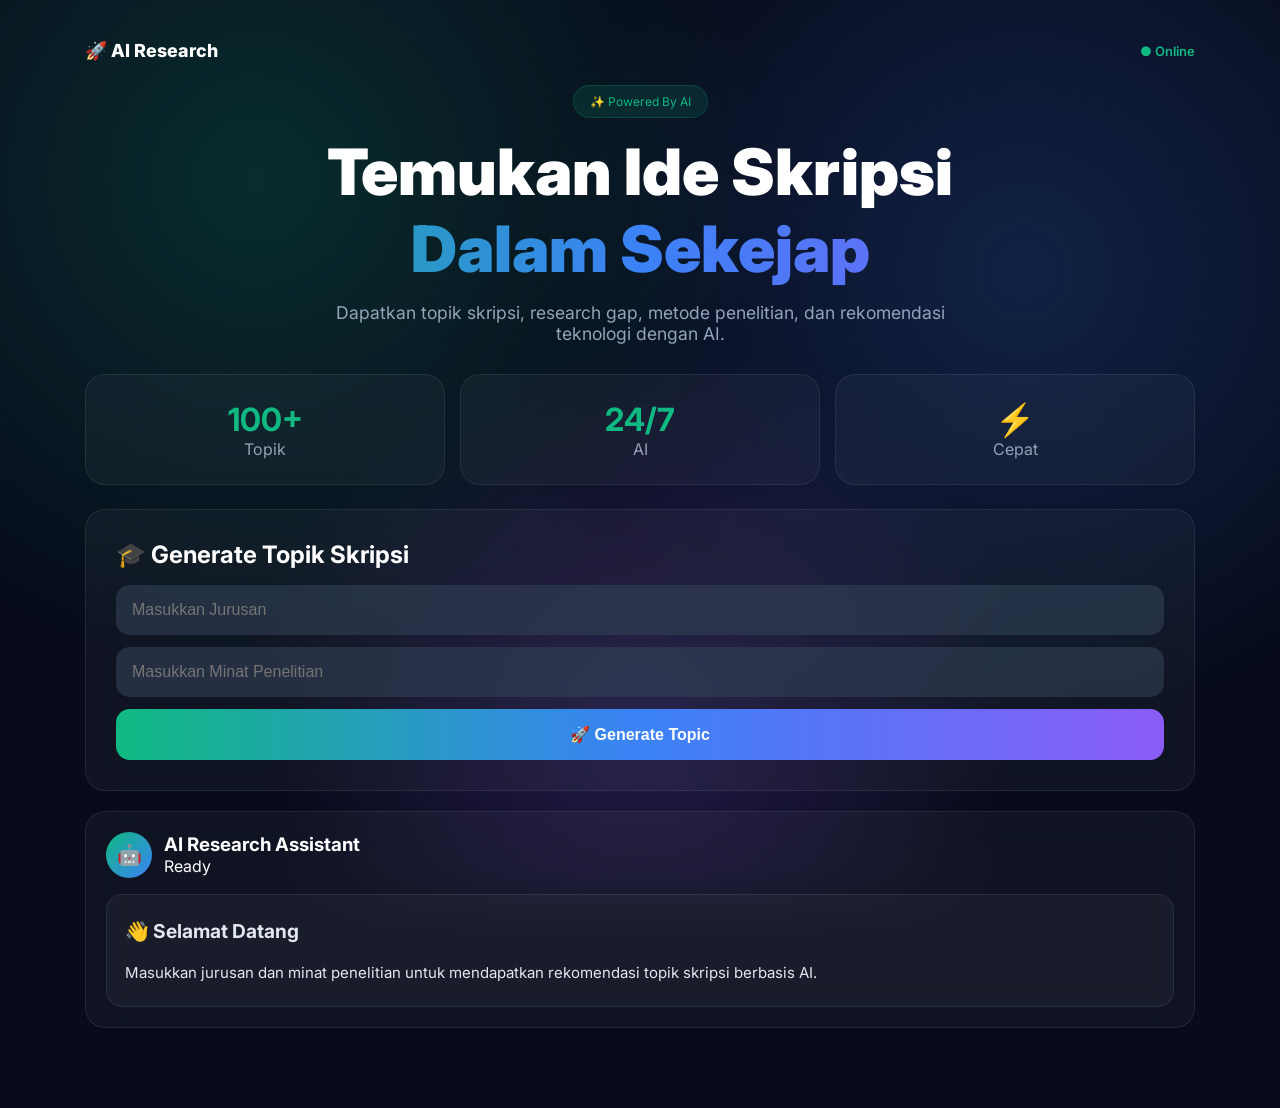
<file: index.html>
<!DOCTYPE html>
<html lang="id">

<head>
    <meta charset="UTF-8">
    <meta name="viewport" content="width=device-width, initial-scale=1.0, viewport-fit=cover">
    <meta name="theme-color" content="#070b1a">

    <title>AI Skripsi Topic Finder</title>

    <link rel="stylesheet" href="style.css">
    <link href="https://fonts.googleapis.com/css2?family=Inter:wght@300;400;500;600;700;800;900&display=swap" rel="stylesheet">
</head>

<body>

    <div class="bg-gradient"></div>
    <div class="bg-grid"></div>

    <div class="app">

        <nav>
            <div class="logo">🚀 AI Research</div>
            <span class="online">● Online</span>
        </nav>

        <section class="hero">
            <div class="badge">✨ Powered By AI</div>
            <h1>Temukan Ide Skripsi <span>Dalam Sekejap</span></h1>
            <p>Dapatkan topik skripsi, research gap, metode penelitian, dan rekomendasi teknologi dengan AI.</p>
        </section>

        <section class="stats">
            <div class="card stat-card">
                <h2>100+</h2>
                <p>Topik</p>
            </div>
            <div class="card stat-card">
                <h2>24/7</h2>
                <p>AI</p>
            </div>
            <div class="card stat-card">
                <h2>⚡</h2>
                <p>Cepat</p>
            </div>
        </section>

        <section class="generator">
            <div class="card glass">
                <h2>🎓 Generate Topik Skripsi</h2>

                <div class="input-box">
                    <input type="text" id="jurusan" placeholder="Masukkan Jurusan" autocomplete="off">
                </div>

                <div class="input-box">
                    <input type="text" id="minat" placeholder="Masukkan Minat Penelitian" autocomplete="off">
                </div>

                <button id="generateBtn" onclick="generateTopic()">
                    🚀 Generate Topic
                </button>
            </div>
        </section>

        <div id="loading" class="loading">
            <div class="loader"></div>
            <p>AI sedang menganalisis...</p>
        </div>

        <section class="result-section">
            <div class="card result-card">
                <div class="result-header">
                    <div class="avatar">🤖</div>
                    <div>
                        <h3>AI Research Assistant</h3>
                        <span>Ready</span>
                    </div>
                </div>

                <div id="result">
                    <div class="welcome-box">
                        <h2>👋 Selamat Datang</h2>
                        <p>Masukkan jurusan dan minat penelitian untuk mendapatkan rekomendasi topik skripsi berbasis AI.</p>
                    </div>
                </div>
            </div>
        </section>

    </div>

    <script src="script.js"></script>

</body>

</html>
</file>
<file: style.css>
@import url('https://fonts.googleapis.com/css2?family=Inter:wght@300;400;500;600;700;800;900&display=swap');

*{
    margin:0;
    padding:0;
    box-sizing:border-box;
    -webkit-tap-highlight-color:transparent;
}

body{
    font-family:'Inter',sans-serif;
    background:#070b1a;
    color:white;
    overflow-x:hidden;
}

/* BACKGROUND */
.bg-gradient{
    position:fixed;
    inset:0;
    background:
        radial-gradient(circle at 20% 20%, #10b98133, transparent 40%),
        radial-gradient(circle at 80% 30%, #3b82f633, transparent 40%),
        radial-gradient(circle at 50% 80%, #8b5cf633, transparent 40%);
    z-index:-2;
}

.bg-grid{
    position:fixed;
    inset:0;
    background-image:
        linear-gradient(rgba(255,255,255,.05) 1px, transparent 1px),
        linear-gradient(90deg, rgba(255,255,255,.05) 1px, transparent 1px);
    background-size:60px 60px;
    opacity:.15;
    z-index:-1;
}

/* APP CONTAINER - mobile first */
.app{
    width:100%;
    max-width:1150px;
    margin:auto;
    padding:20px 16px 60px;
}

/* NAVBAR */
nav{
    display:flex;
    justify-content:space-between;
    align-items:center;
    padding:10px 0 24px;
}

.logo{
    font-weight:800;
    font-size:18px;
}

.online{
    color:#10b981;
    font-weight:600;
    font-size:13px;
}

/* HERO */
.hero{
    text-align:center;
    margin-bottom:30px;
}

.badge{
    display:inline-block;
    padding:8px 16px;
    border-radius:999px;
    background:rgba(16,185,129,.12);
    color:#10b981;
    font-size:12px;
    margin-bottom:16px;
    border:1px solid rgba(16,185,129,.2);
}

.hero h1{
    font-size:2rem;
    font-weight:900;
    line-height:1.2;
}

.hero h1 span{
    display:block;
    background:linear-gradient(90deg,#10b981,#3b82f6,#8b5cf6);
    -webkit-background-clip:text;
    -webkit-text-fill-color:transparent;
}

.hero p{
    margin-top:14px;
    color:#94a3b8;
    font-size:.95rem;
    max-width:650px;
    margin-inline:auto;
}

/* CARDS */
.card{
    background:rgba(255,255,255,.04);
    border:1px solid rgba(255,255,255,.08);
    backdrop-filter:blur(20px);
    border-radius:20px;
}

/* STATS */
.stats{
    display:grid;
    grid-template-columns:repeat(3,1fr);
    gap:10px;
    margin-bottom:24px;
}

.stat-card{
    text-align:center;
    padding:16px 8px;
    transition:.3s;
}

.stat-card h2{
    font-size:1.4rem;
    color:#10b981;
}

.stat-card p{
    color:#94a3b8;
    font-size:.8rem;
}

/* FORM */
.generator{
    margin-bottom:20px;
}

.glass{
    padding:20px;
}

.glass h2{
    margin-bottom:16px;
    font-size:1.2rem;
}

.input-box{
    margin-bottom:12px;
}

input{
    width:100%;
    padding:16px;
    border-radius:14px;
    border:none;
    background:rgba(51,65,85,.6);
    color:white;
    font-size:16px; /* 16px mencegah auto-zoom di iOS */
    outline:none;
}

input:focus{
    box-shadow:0 0 0 2px #10b98155;
}

button{
    width:100%;
    padding:16px;
    border:none;
    border-radius:14px;
    background:linear-gradient(90deg,#10b981,#3b82f6,#8b5cf6);
    color:white;
    font-size:16px;
    font-weight:700;
    cursor:pointer;
    transition:.3s;
    touch-action:manipulation;
}

button:active{
    transform:scale(.98);
}

button:disabled{
    opacity:.6;
    cursor:not-allowed;
}

/* LOADING */
.loading{
    display:none;
    text-align:center;
    margin-bottom:20px;
}

.loader{
    width:30px;
    height:30px;
    border-radius:50%;
    border:3px solid rgba(255,255,255,.1);
    border-top:3px solid #10b981;
    margin:auto;
    animation:spin 1s linear infinite;
}

@keyframes spin{
    100%{ transform:rotate(360deg); }
}

/* RESULT */
.result-section{
    margin-top:10px;
}

.result-card{
    padding:20px;
}

.result-header{
    display:flex;
    align-items:center;
    gap:12px;
    margin-bottom:16px;
}

.avatar{
    width:46px;
    height:46px;
    border-radius:50%;
    background:linear-gradient(135deg,#10b981,#3b82f6);
    display:flex;
    align-items:center;
    justify-content:center;
    font-size:20px;
}

#result{
    font-size:15px;
    line-height:1.9;
    color:#e2e8f0;
}

.welcome-box{
    background:rgba(255,255,255,.04);
    padding:18px;
    border-radius:16px;
    border:1px solid rgba(255,255,255,.08);
}

.welcome-box h2{
    margin-bottom:10px;
    font-size:1.2rem;
}

.typing-box{
    white-space:pre-wrap;
    line-height:1.9;
    font-size:15px;
    color:#e2e8f0;
}

::-webkit-scrollbar{
    width:8px;
}

::-webkit-scrollbar-thumb{
    background:#10b98155;
    border-radius:10px;
}

/* DESKTOP */
@media(min-width:768px){

    .app{
        padding:30px 20px 80px;
    }

    .hero h1{
        font-size:4rem;
    }

    .hero p{
        font-size:1.1rem;
    }

    .stats{
        gap:15px;
    }

    .stat-card{
        padding:25px;
    }

    .stat-card h2{
        font-size:2rem;
    }

    .stat-card p{
        font-size:1rem;
    }

    .glass{
        padding:30px;
    }

    .glass h2{
        font-size:1.5rem;
    }

    button:hover{
        transform:translateY(-3px);
        box-shadow:0 15px 40px rgba(16,185,129,.25);
    }

    .stat-card:hover{
        transform:translateY(-6px);
    }
}
</file>
